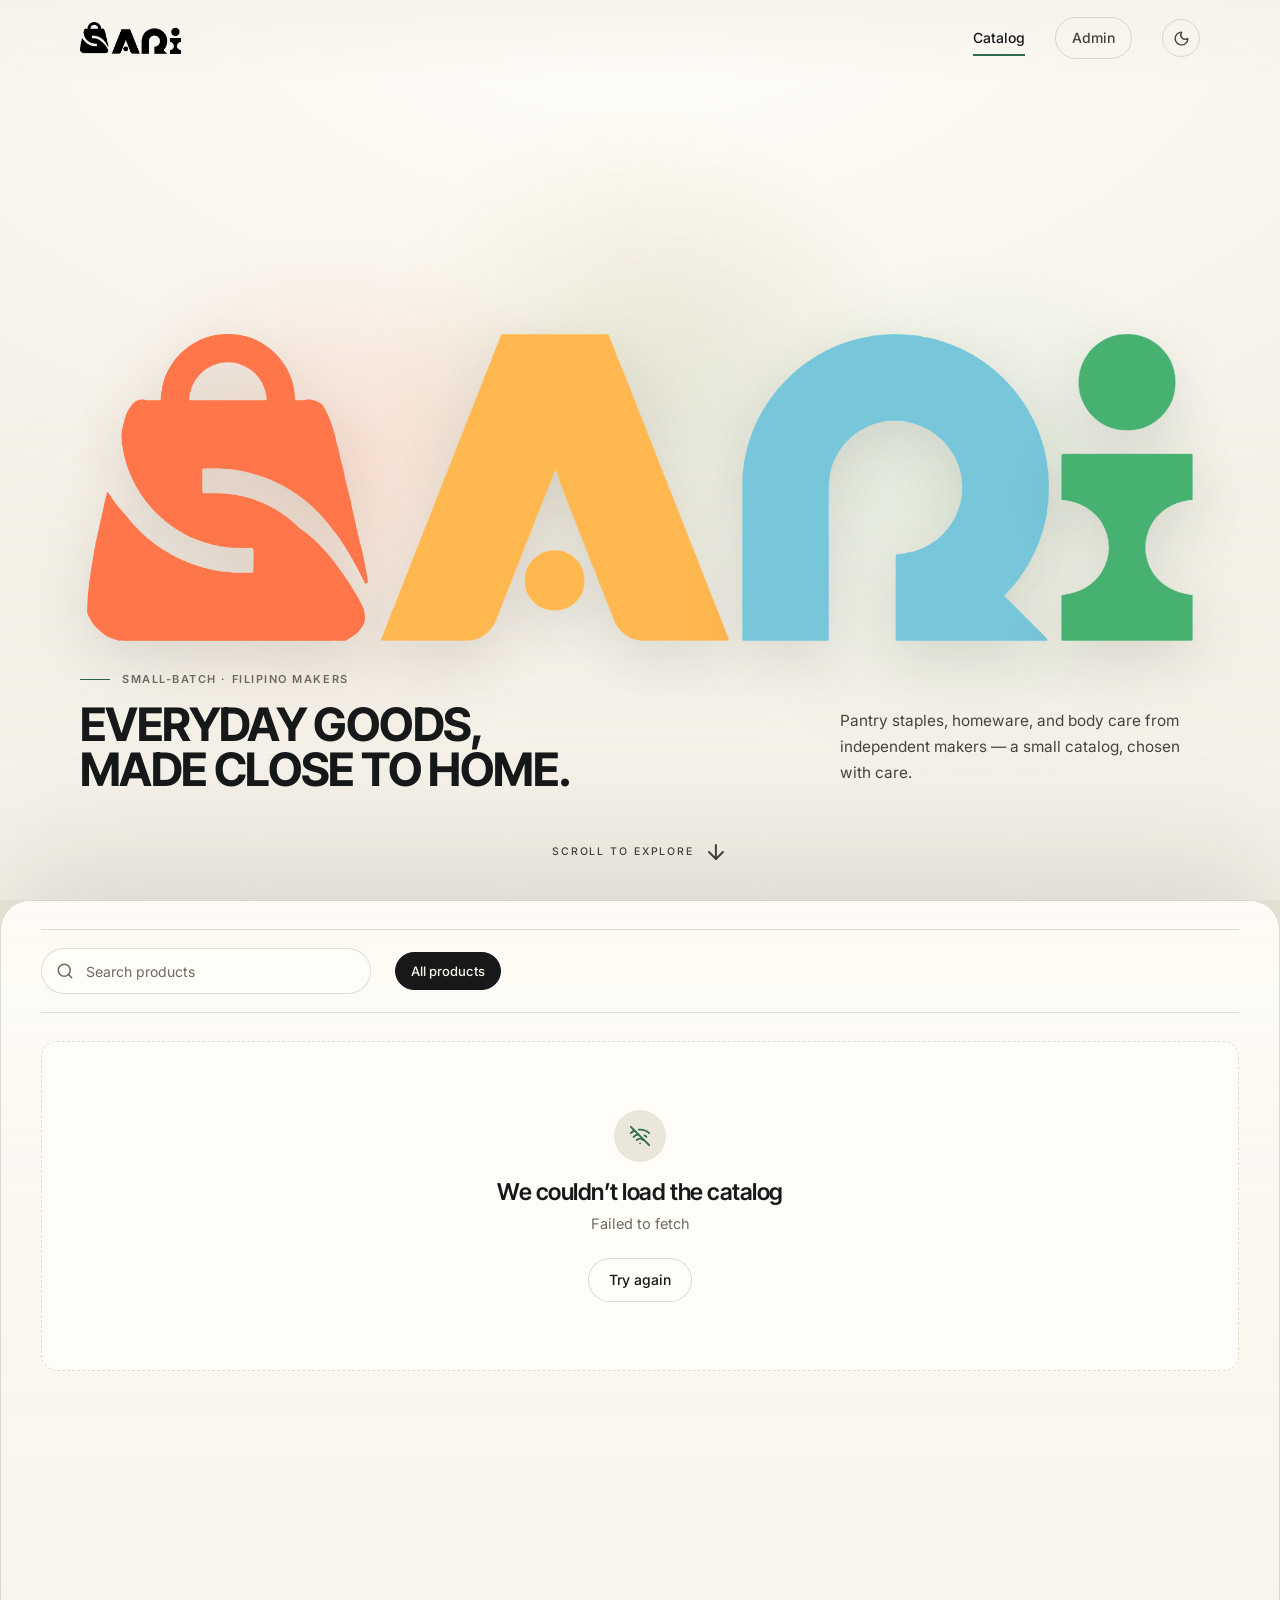
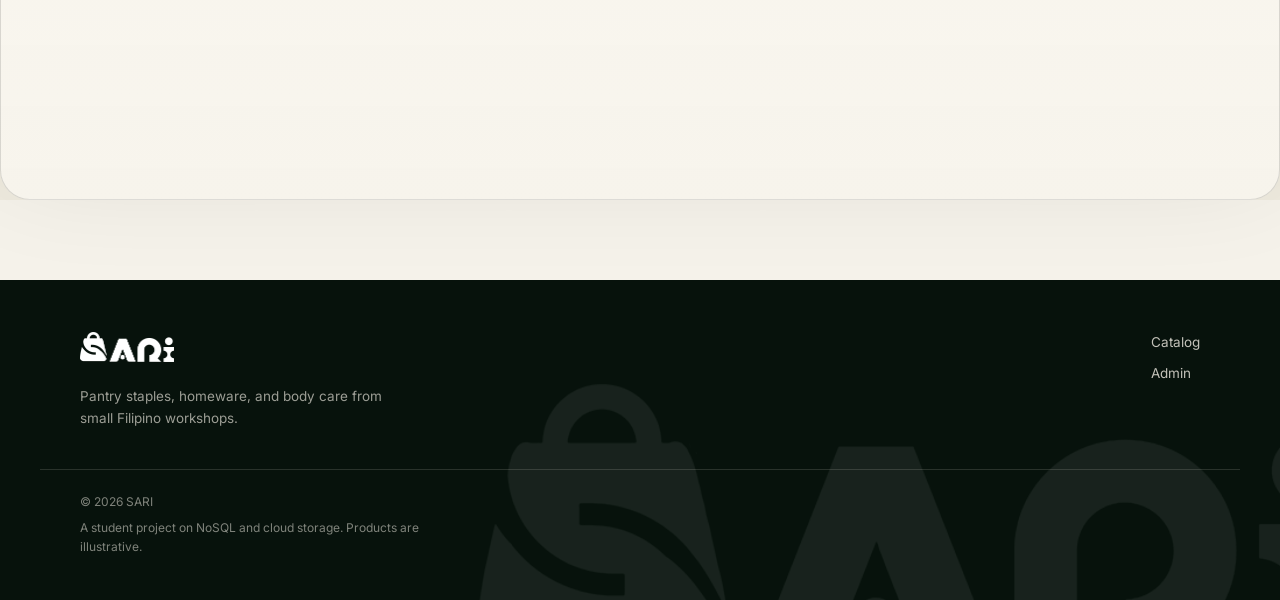
<file: frontend/index.html>
<!DOCTYPE html>
<html lang="en">
<head>
  <meta charset="UTF-8">
  <meta name="viewport" content="width=device-width, initial-scale=1">
  <title>SARI — Everyday goods from Filipino makers</title>
  <meta name="description" content="SARI is a small catalog of pantry staples, homeware, and body care from independent Filipino makers.">
  <link rel="icon" href="assets/images/favicon.svg" type="image/svg+xml">
  <link rel="preconnect" href="https://fonts.googleapis.com">
  <link rel="preconnect" href="https://fonts.gstatic.com" crossorigin>
  <link href="https://fonts.googleapis.com/css2?family=Inter+Tight:wght@500;600;700&family=Inter:wght@400;500;600&display=swap" rel="stylesheet">
  <link rel="stylesheet" href="css/main.css">
  <script src="js/theme.js"></script>
</head>
<body>
  <a class="skip-link" href="#main">Skip to catalog</a>

  <header class="site-header" data-header>
    <div class="container header-inner">
      <a class="brand" href="index.html" aria-label="SARI home">
        <img class="brand-logo" src="assets/images/logo/sari-white.png" alt="" width="755" height="240">
      </a>
      <nav class="site-nav" aria-label="Main">
        <a href="index.html" aria-current="page">Catalog</a>
        <a class="nav-admin" href="admin.html">Admin</a>
        <button class="theme-toggle" type="button" data-theme-toggle aria-label="Switch theme">
          <i data-lucide="sun" aria-hidden="true"></i>
        </button>
      </nav>
    </div>
  </header>

  <main id="main">
    <!-- Hero stage: 2 screens tall. The inner pin sticks for one screen while
         the letters disperse; the catalog below is pulled up one screen so it
         slides over the pinned hero like a glass sheet. -->
    <section class="hero-stage" data-hero aria-labelledby="hero-title">
      <div class="hero-pin">
        <div class="hero-ambient" aria-hidden="true">
          <span class="ambient ambient-s"></span>
          <span class="ambient ambient-a"></span>
          <span class="ambient ambient-r"></span>
          <span class="ambient ambient-i"></span>
        </div>

        <!-- Wordmark letters: one image per letter so the scroll vectors still apply. -->
        <div class="hero-word" aria-hidden="true">
          <img class="hero-letter is-s" src="assets/images/logo/letter-s.png" alt="" width="1008" height="1100">
          <img class="hero-letter is-a" src="assets/images/logo/letter-a.png" alt="" width="1245" height="1100">
          <img class="hero-letter is-r" src="assets/images/logo/letter-r.png" alt="" width="1098" height="1100">
          <img class="hero-letter is-i" src="assets/images/logo/letter-i.png" alt="" width="471" height="1100">
        </div>

        <div class="container hero-copy">
          <div class="hero-intro">
            <p class="eyebrow">Small-batch · Filipino makers</p>
            <h1 id="hero-title">Everyday goods, <br>made close to home.</h1>
          </div>
          <p class="hero-lede">Pantry staples, homeware, and body care from independent makers — a small catalog, chosen with care.</p>
        </div>

        <a class="scroll-cue" href="#catalog">
          <span>Scroll to explore</span>
          <i data-lucide="arrow-down" aria-hidden="true"></i>
        </a>
      </div>
    </section>

    <!-- Catalog: the glass sheet. Everything inside is the existing catalog,
         unchanged except for the wrapper and the id used by the scroll cue. -->
    <section class="catalog-shell" id="catalog" aria-labelledby="catalog-title">
      <div class="container catalog-glass">
        <h2 id="catalog-title" class="visually-hidden">Product catalog</h2>

        <div class="toolbar">
          <div class="search">
            <i data-lucide="search" class="search-icon" aria-hidden="true"></i>
            <label class="visually-hidden" for="search">Search products</label>
            <input id="search" type="search" placeholder="Search products" autocomplete="off">
            <button type="button" class="search-clear" id="search-clear" aria-label="Clear search" hidden>
              <i data-lucide="x" aria-hidden="true"></i>
            </button>
          </div>
          <div class="chips" id="category-chips" role="group" aria-label="Filter by category"></div>
          <p class="results" id="results-count" aria-live="polite"></p>
        </div>

        <ul class="product-grid" id="product-grid"></ul>
      </div>
    </section>
  </main>

  <footer class="site-footer">
    <img class="footer-watermark" src="assets/images/logo/sari-white.png" alt="" aria-hidden="true" width="755" height="240">

    <div class="container footer-inner">
      <div class="footer-brand">
        <a class="brand" href="index.html" aria-label="SARI home">
          <img class="brand-logo" src="assets/images/logo/sari-white.png" alt="" width="755" height="240">
        </a>
        <p>Pantry staples, homeware, and body care from small Filipino workshops.</p>
      </div>

      <nav class="footer-nav" aria-label="Footer">
        <a href="index.html">Catalog</a>
        <a href="admin.html">Admin</a>
      </nav>
    </div>

    <div class="container footer-bottom">
      <div class="footer-meta">
        <p>© <span data-year></span> SARI</p>
        <p>A student project on NoSQL and cloud storage. Products are illustrative.</p>
      </div>
    </div>
  </footer>

  <script src="js/vendor/lucide.min.js"></script>
  <script src="js/config.js"></script>
  <script src="js/mock-data.js"></script>
  <script src="js/ui.js"></script>
  <script src="js/api.js"></script>
  <script src="js/hero.js"></script>
  <script src="js/catalog.js"></script>
</body>
</html>
</file>
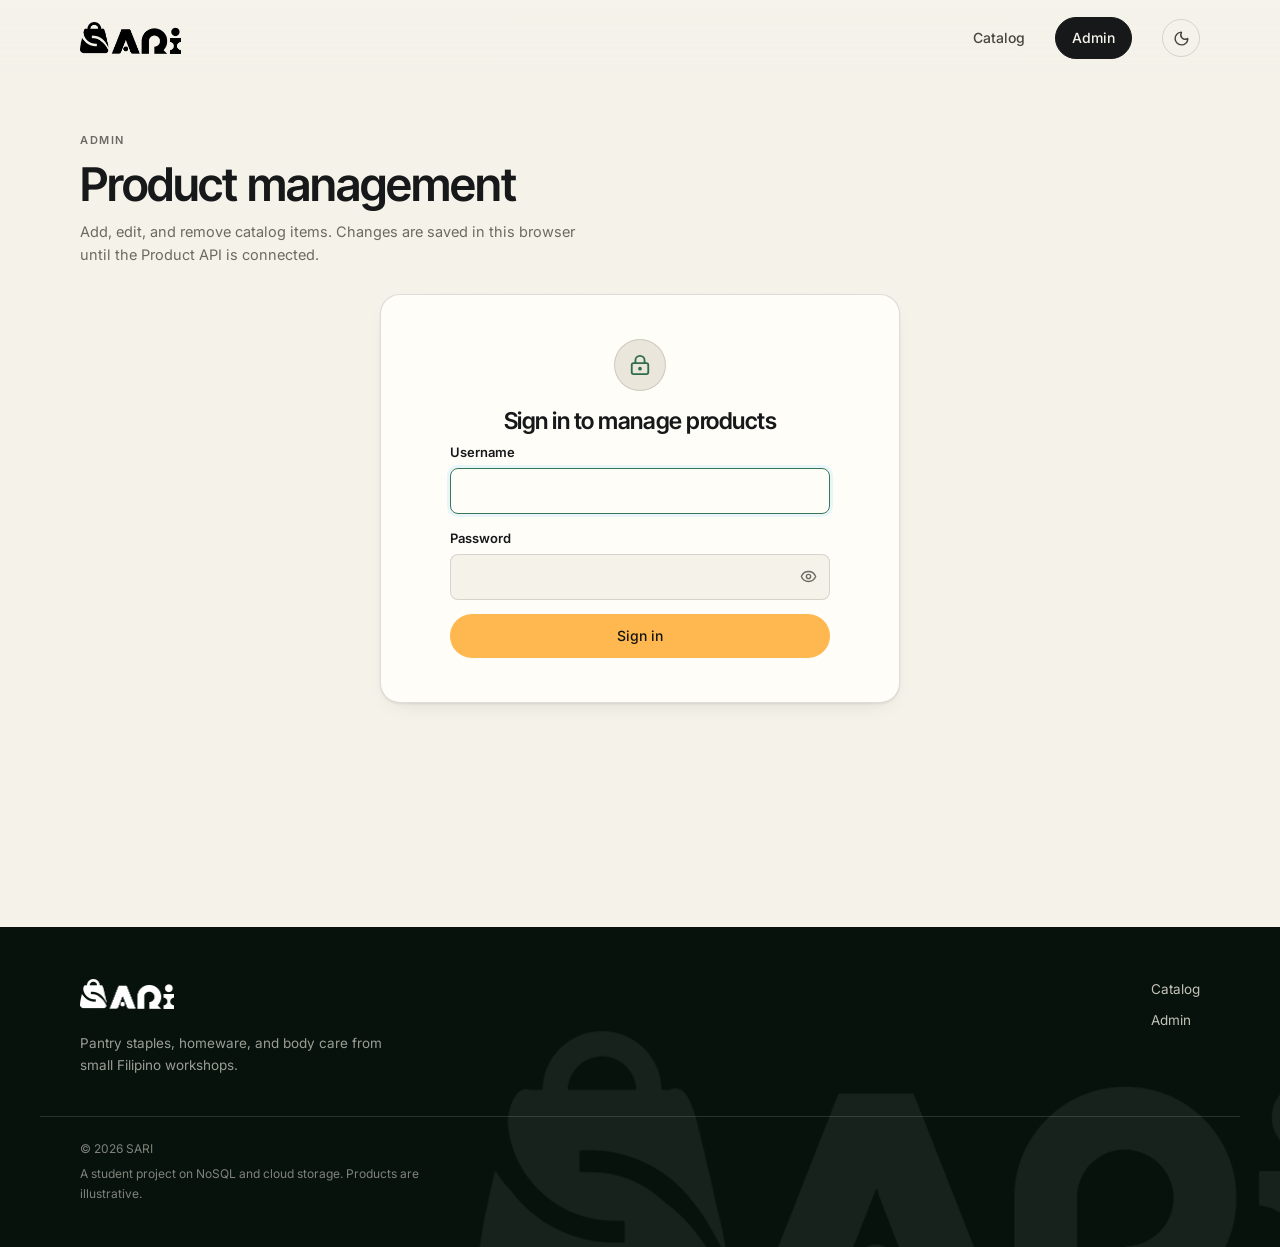
<file: frontend/admin.html>
<!DOCTYPE html>
<html lang="en">
<head>
  <meta charset="UTF-8">
  <meta name="viewport" content="width=device-width, initial-scale=1">
  <title>Product management — SARI</title>
  <meta name="description" content="Add, edit, and remove SARI catalog products.">
  <link rel="icon" href="assets/images/favicon.svg" type="image/svg+xml">
  <link rel="preconnect" href="https://fonts.googleapis.com">
  <link rel="preconnect" href="https://fonts.gstatic.com" crossorigin>
  <link href="https://fonts.googleapis.com/css2?family=Inter+Tight:wght@500;600;700&family=Inter:wght@400;500;600&display=swap" rel="stylesheet">
  <link rel="stylesheet" href="css/main.css">
  <script src="js/theme.js"></script>
</head>
<body>
  <a class="skip-link" href="#main">Skip to product management</a>

  <header class="site-header" data-header>
    <div class="container header-inner">
      <a class="brand" href="index.html" aria-label="SARI home">
        <img class="brand-logo" src="assets/images/logo/sari-white.png" alt="" width="755" height="240">
      </a>
      <nav class="site-nav" aria-label="Main">
        <a href="index.html">Catalog</a>
        <a class="nav-admin" href="admin.html" aria-current="page">Admin</a>
        <button type="button" class="btn btn-ghost btn-sm" id="sign-out" hidden>Sign out</button>
        <button class="theme-toggle" type="button" data-theme-toggle aria-label="Switch theme">
          <i data-lucide="sun" aria-hidden="true"></i>
        </button>
      </nav>
    </div>
  </header>

  <main id="main" class="container admin">
    <header class="page-head">
      <div>
        <p class="eyebrow">Admin</p>
        <h1>Product management</h1>
        <p class="page-lede">Add, edit, and remove catalog items. Changes are saved in this browser until the Product API is connected.</p>
      </div>
      <button type="button" class="btn btn-primary" id="add-product" hidden>
        <i data-lucide="plus" aria-hidden="true"></i>
        Add product
      </button>
    </header>

    <div class="page-loading" id="admin-loading" role="status">
      <i data-lucide="loader-circle" class="spin" aria-hidden="true"></i>
      <span>Checking your sign-in…</span>
    </div>

    <section class="state state-wide auth-card" id="admin-auth" hidden aria-labelledby="admin-auth-title">
      <span class="state-icon"><i data-lucide="lock-keyhole" aria-hidden="true"></i></span>
      <h3 id="admin-auth-title">Sign in to manage products</h3>
      <p id="admin-auth-message" aria-live="polite"></p>
      <button type="button" class="btn btn-primary" id="admin-auth-action">Sign in</button>

      <form id="admin-auth-form" class="auth-form" novalidate>
        <div class="field">
          <label for="admin-username">Username</label>
          <input id="admin-username" name="username" type="text" autocomplete="username" autocapitalize="none" spellcheck="false" aria-describedby="admin-username-error">
          <p class="field-error" id="admin-username-error"></p>
        </div>

        <div class="field">
          <label for="admin-password">Password</label>
          <div class="password-field">
            <input id="admin-password" name="password" type="password" autocomplete="current-password" aria-describedby="admin-password-error">
            <button type="button" class="password-toggle" data-password-toggle aria-label="Show password" aria-pressed="false">
              <i data-lucide="eye" aria-hidden="true"></i>
            </button>
          </div>
          <p class="field-error" id="admin-password-error"></p>
        </div>

        <button type="submit" class="btn btn-primary" id="admin-auth-submit">Sign in</button>
      </form>

      <form id="admin-challenge-form" class="auth-form" novalidate hidden>
        <h4 class="auth-title">Set a new password to continue</h4>

        <div class="field">
          <label for="admin-new-password">New password</label>
          <div class="password-field">
            <input id="admin-new-password" name="newPassword" type="password" autocomplete="new-password">
            <button type="button" class="password-toggle" data-password-toggle aria-label="Show password" aria-pressed="false">
              <i data-lucide="eye" aria-hidden="true"></i>
            </button>
          </div>
        </div>

        <div class="field">
          <label for="admin-confirm-password">Confirm password</label>
          <div class="password-field">
            <input id="admin-confirm-password" name="confirmPassword" type="password" autocomplete="new-password">
            <button type="button" class="password-toggle" data-password-toggle aria-label="Show password" aria-pressed="false">
              <i data-lucide="eye" aria-hidden="true"></i>
            </button>
          </div>
        </div>

        <div id="admin-required-attrs"></div>

        <p class="field-error" id="admin-challenge-message" aria-live="polite"></p>

        <button type="submit" class="btn btn-primary" id="admin-challenge-submit">Set password</button>
        <button type="button" class="btn btn-ghost auth-back" id="admin-challenge-back">Back to sign in</button>
      </form>
    </section>

    <div id="admin-content" hidden>
      <dl class="stat-grid" aria-label="Catalog summary">
        <div class="stat stat-featured">
          <dt><i data-lucide="package" aria-hidden="true"></i>Products</dt>
          <dd id="stat-products">0</dd>
        </div>
        <div class="stat">
          <dt><i data-lucide="tags" aria-hidden="true"></i>Categories</dt>
          <dd id="stat-categories">0</dd>
        </div>
        <div class="stat">
          <dt><i data-lucide="banknote" aria-hidden="true"></i>Average price</dt>
          <dd id="stat-price">—</dd>
        </div>
        <div class="stat">
          <dt><i data-lucide="clock" aria-hidden="true"></i>Last updated</dt>
          <dd id="stat-updated" class="stat-date">—</dd>
        </div>
      </dl>

      <div class="table-card">
        <div class="admin-toolbar">
          <div class="search">
            <i data-lucide="search" class="search-icon" aria-hidden="true"></i>
            <label class="visually-hidden" for="admin-search">Search products</label>
            <input id="admin-search" type="search" placeholder="Search by name or category" autocomplete="off">
          </div>
          <p class="results" id="admin-count" aria-live="polite"></p>
        </div>

        <div class="table-scroll">
          <table class="product-table" id="product-table">
            <caption class="visually-hidden">All products in the catalog</caption>
            <thead>
              <tr>
                <th scope="col">Product</th>
                <th scope="col">Category</th>
                <th scope="col">Price</th>
                <th scope="col">Updated</th>
                <th scope="col"><span class="visually-hidden">Actions</span></th>
              </tr>
            </thead>
            <tbody id="product-rows"></tbody>
          </table>
        </div>

        <div class="admin-empty" id="admin-empty" hidden>
          <span class="state-icon"><i data-lucide="package-open" aria-hidden="true"></i></span>
          <h2>No products yet</h2>
          <p>Add the first product to start the catalog.</p>
          <button type="button" class="btn btn-primary" data-empty-add>
            <i data-lucide="plus" aria-hidden="true"></i>
            Add product
          </button>
        </div>
      </div>
    </div>
  </main>

  <footer class="site-footer">
    <img class="footer-watermark" src="assets/images/logo/sari-white.png" alt="" aria-hidden="true" width="755" height="240">

    <div class="container footer-inner">
      <div class="footer-brand">
        <a class="brand" href="index.html" aria-label="SARI home">
          <img class="brand-logo" src="assets/images/logo/sari-white.png" alt="" width="755" height="240">
        </a>
        <p>Pantry staples, homeware, and body care from small Filipino workshops.</p>
      </div>

      <nav class="footer-nav" aria-label="Footer">
        <a href="index.html">Catalog</a>
        <a href="admin.html">Admin</a>
      </nav>
    </div>

    <div class="container footer-bottom">
      <div class="footer-meta">
        <p>© <span data-year></span> SARI</p>
        <p>A student project on NoSQL and cloud storage. Products are illustrative.</p>
      </div>
    </div>
  </footer>

  <!-- Add / edit product -->
  <dialog id="product-dialog" class="modal" aria-labelledby="dialog-title">
    <form class="modal-body" id="product-form" novalidate>
      <header class="modal-head">
        <div>
          <p class="eyebrow" id="dialog-kicker">New product</p>
          <h2 id="dialog-title">Add a product</h2>
        </div>
        <button type="button" class="icon-btn" data-close aria-label="Close">
          <i data-lucide="x" aria-hidden="true"></i>
        </button>
      </header>

      <div class="modal-scroll">
        <div class="field">
          <label for="f-name">Name</label>
          <input id="f-name" name="name" maxlength="80" autocomplete="off" placeholder="e.g. Barako Coffee Beans">
          <p class="field-error" data-error="name"></p>
        </div>

        <div class="field-row">
          <div class="field">
            <label for="f-category">Category</label>
            <select id="f-category" name="category"></select>
            <p class="field-error" data-error="category"></p>
          </div>
          <div class="field">
            <label for="f-price">Price (₱)</label>
            <input id="f-price" name="price" type="number" inputmode="decimal" min="1" step="1" placeholder="380">
            <p class="field-error" data-error="price"></p>
          </div>
        </div>

        <div class="field">
          <label for="f-description">Description</label>
          <textarea id="f-description" name="description" rows="4" maxlength="600" placeholder="What is it, where is it from, and how is it used?"></textarea>
          <p class="field-error" data-error="description"></p>
        </div>

        <div class="field">
          <span class="field-label">Product image</span>
          <div class="image-picker">
            <div class="image-preview" id="image-preview"></div>
            <div class="image-picker-actions">
              <button type="button" class="btn btn-ghost btn-sm" id="choose-image">Choose image</button>
              <p class="field-hint">JPG, PNG, or WebP · up to 2 MB</p>
            </div>
            <input type="file" id="f-image" accept="image/*" hidden>
          </div>
          <p class="field-error" data-error="image"></p>
        </div>
      </div>

      <footer class="modal-foot">
        <button type="button" class="btn btn-ghost" data-close>Cancel</button>
        <button type="submit" class="btn btn-primary" id="save-product">Save product</button>
      </footer>
    </form>
  </dialog>

  <!-- Delete confirmation -->
  <dialog id="confirm-dialog" class="modal modal-sm" aria-labelledby="confirm-title">
    <div class="modal-body">
      <header class="modal-head">
        <div>
          <p class="eyebrow">Delete product</p>
          <h2 id="confirm-title">Remove this product?</h2>
        </div>
        <button type="button" class="icon-btn" data-close aria-label="Close">
          <i data-lucide="x" aria-hidden="true"></i>
        </button>
      </header>

      <div class="modal-scroll">
        <p class="confirm-text" id="confirm-text"></p>
      </div>

      <footer class="modal-foot">
        <button type="button" class="btn btn-ghost" data-close>Cancel</button>
        <button type="button" class="btn btn-danger" id="confirm-delete">Delete product</button>
      </footer>
    </div>
  </dialog>

  <div class="toast-host" id="toast-host" aria-live="polite"></div>

  <script src="js/vendor/lucide.min.js"></script>
  <script src="js/config.js?v=3"></script>
  <script src="js/vendor/amazon-cognito-identity.min.js"></script>
  <script src="js/auth.js?v=2"></script>
  <script src="js/mock-data.js"></script>
  <script src="js/ui.js"></script>
  <script src="js/api.js?v=2"></script>
  <script src="js/admin.js?v=6"></script>
</body>
</html>
</file>
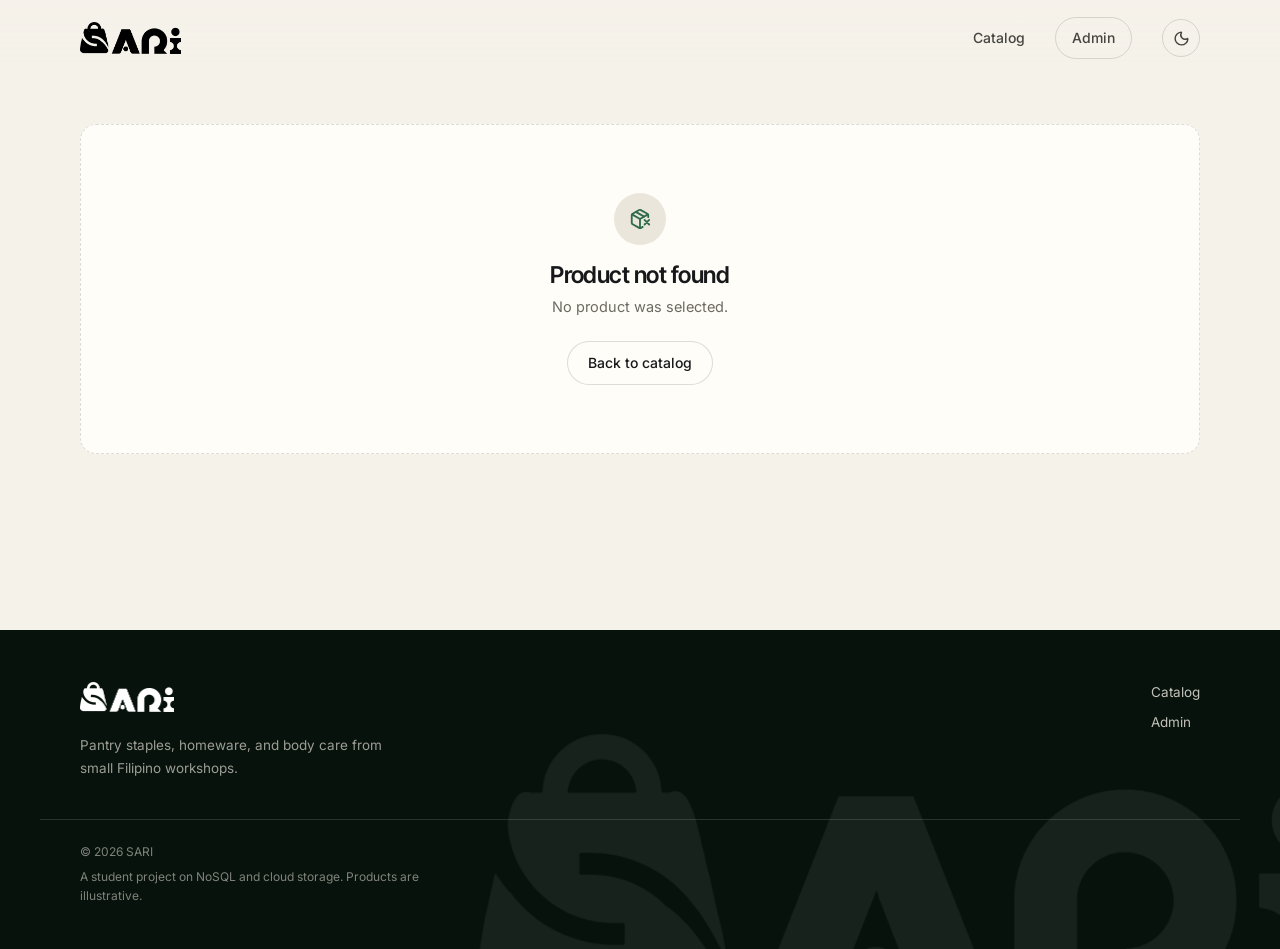
<file: frontend/product.html>
<!DOCTYPE html>
<html lang="en">
<head>
  <meta charset="UTF-8">
  <meta name="viewport" content="width=device-width, initial-scale=1">
  <title>Product — SARI</title>
  <meta name="description" content="View product details from the SARI catalog.">
  <link rel="icon" href="assets/images/favicon.svg" type="image/svg+xml">
  <link rel="preconnect" href="https://fonts.googleapis.com">
  <link rel="preconnect" href="https://fonts.gstatic.com" crossorigin>
  <link href="https://fonts.googleapis.com/css2?family=Inter+Tight:wght@500;600;700&family=Inter:wght@400;500;600&display=swap" rel="stylesheet">
  <link rel="stylesheet" href="css/main.css">
  <script src="js/theme.js"></script>
</head>
<body>
  <a class="skip-link" href="#main">Skip to product</a>

  <header class="site-header" data-header>
    <div class="container header-inner">
      <a class="brand" href="index.html" aria-label="SARI home">
        <img class="brand-logo" src="assets/images/logo/sari-white.png" alt="" width="755" height="240">
      </a>
      <nav class="site-nav" aria-label="Main">
        <a href="index.html">Catalog</a>
        <a class="nav-admin" href="admin.html">Admin</a>
        <button class="theme-toggle" type="button" data-theme-toggle aria-label="Switch theme">
          <i data-lucide="sun" aria-hidden="true"></i>
        </button>
      </nav>
    </div>
  </header>

  <main id="main">
    <div class="container product-view" id="product-view">
      <div class="page-loading">
        <i data-lucide="loader-2" class="spin" aria-hidden="true"></i>
        <p>Loading product…</p>
      </div>
    </div>
    <noscript>
      <div class="container">
        <div class="state state-wide">
          <h3>JavaScript is required</h3>
          <p>Please enable JavaScript to view product details.</p>
        </div>
      </div>
    </noscript>
  </main>

  <footer class="site-footer">
    <img class="footer-watermark" src="assets/images/logo/sari-white.png" alt="" aria-hidden="true" width="755" height="240">

    <div class="container footer-inner">
      <div class="footer-brand">
        <a class="brand" href="index.html" aria-label="SARI home">
          <img class="brand-logo" src="assets/images/logo/sari-white.png" alt="" width="755" height="240">
        </a>
        <p>Pantry staples, homeware, and body care from small Filipino workshops.</p>
      </div>

      <nav class="footer-nav" aria-label="Footer">
        <a href="index.html">Catalog</a>
        <a href="admin.html">Admin</a>
      </nav>
    </div>

    <div class="container footer-bottom">
      <div class="footer-meta">
        <p>© <span data-year></span> SARI</p>
        <p>A student project on NoSQL and cloud storage. Products are illustrative.</p>
      </div>
    </div>
  </footer>

  <script src="js/vendor/lucide.min.js"></script>
  <script src="js/config.js"></script>
  <script src="js/mock-data.js"></script>
  <script src="js/ui.js"></script>
  <script src="js/api.js"></script>
  <script src="js/product.js"></script>
</body>
</html>
</file>
<file: frontend/css/main.css>
/* =========================================================
   SARI — shared design system and page styles
   ========================================================= */

/* ---------- Tokens ---------- */
/* Dark editorial canvas. The forest ramp now holds readable greens for
   links/icons; cream/white/ink are the dark surfaces and light type. */
:root {
  --forest-950: #07120c;
  --forest-900: #0d2117;
  --forest-800: #173a29;
  --forest-700: #5fae86;
  --forest-600: #4b9c76;
  --forest-500: #3f8a68;
  --forest-200: #234534;
  --forest-100: #14251c;

  --cream: #0f1011;
  --cream-deep: #191a1c;
  --white: #16171a;

  --ink: #f4f1e8;
  --ink-soft: #c7c2b6;
  --muted: #8f8b81;
  --line: rgba(244, 241, 232, 0.12);

  --clay: #e08a5f;
  --clay-soft: rgba(224, 138, 95, 0.14);
  --danger: #d4655c;
  --danger-soft: rgba(212, 101, 92, 0.16);

  /* Themeable surfaces. Inverse = footer, toast, skip link (always dark). */
  --inverse-bg: var(--forest-950);
  --inverse-ink: #f4f1e8;
  --on-ink: #14140f;
  --tag-ink: #9fe0bd;
  --placeholder: #a2a294;

  --header-scrim: linear-gradient(to bottom, rgba(15, 16, 17, 0.92), rgba(15, 16, 17, 0));
  --header-solid: rgba(15, 16, 17, 0.92);
  --hero-stage-bg: #111111;
  --hero-bg: radial-gradient(120% 90% at 50% 0%, #1c1b19 0%, #121212 52%, #0b0b0c 100%);
  --hero-scrim: linear-gradient(to top, rgba(11, 11, 12, 0.94) 14%, rgba(11, 11, 12, 0));
  --glass-bg: linear-gradient(
    180deg,
    rgba(26, 26, 28, 0.76) 0%,
    rgba(17, 17, 19, 0.94) 45%,
    #111112 100%
  );
  --glass-shadow: 0 -40px 120px rgba(0, 0, 0, 0.6), inset 0 1px 0 rgba(255, 255, 255, 0.07);

  /* Hero dispersion accents: S, A, R, I — sampled from the logo art. */
  --accent-s: #ff754a;
  --accent-a: #ffb850;
  --accent-r: #78c6da;
  --accent-i: #47b171;

  --radius-sm: 8px;
  --radius: 12px;
  --radius-lg: 16px;

  --shadow-sm: 0 1px 2px rgba(0, 0, 0, 0.35), 0 8px 24px -16px rgba(0, 0, 0, 0.6);
  --shadow: 0 2px 6px rgba(0, 0, 0, 0.4), 0 24px 48px -28px rgba(0, 0, 0, 0.7);

  --ease: cubic-bezier(0.22, 0.7, 0.25, 1);
  --header-h: 76px;
  --hero-h: 100vh;

  --font-display: "Inter Tight", "Inter", -apple-system, "Segoe UI", Roboto, sans-serif;
  --font-body: "Inter", -apple-system, "Segoe UI", Roboto, sans-serif;

  color-scheme: dark;
}

/* Light theme: same layout and type on warm paper. Set by js/theme.js. */
:root[data-theme="light"] {
  color-scheme: light;

  --forest-700: #2f6b4d;
  --forest-600: #2a6047;
  --forest-500: #34795a;
  --forest-200: #cfe3d8;
  --forest-100: #e8f1ea;

  --cream: #f5f2ea;
  --cream-deep: #eae6db;
  --white: #fffdf8;

  --ink: #17181a;
  --ink-soft: #45443f;
  --muted: #6d6a62;
  --line: rgba(23, 24, 26, 0.14);

  --clay: #b85c33;
  --clay-soft: rgba(184, 92, 51, 0.12);
  --danger: #b3403a;
  --danger-soft: rgba(179, 64, 58, 0.12);

  --on-ink: #f8f5ec;
  --tag-ink: #2f6b4d;
  --placeholder: #8d8a80;

  --shadow-sm: 0 1px 2px rgba(30, 28, 20, 0.08), 0 8px 24px -16px rgba(30, 28, 20, 0.25);
  --shadow: 0 2px 6px rgba(30, 28, 20, 0.08), 0 24px 48px -28px rgba(30, 28, 20, 0.3);

  --header-scrim: linear-gradient(to bottom, rgba(245, 242, 234, 0.94), rgba(245, 242, 234, 0));
  --header-solid: rgba(245, 242, 234, 0.94);
  --hero-stage-bg: #eeeade;
  --hero-bg: radial-gradient(120% 90% at 50% 0%, #fffdf8 0%, #f7f4ec 52%, #eeeade 100%);
  --hero-scrim: linear-gradient(to top, rgba(245, 242, 234, 0.96) 14%, rgba(245, 242, 234, 0));
  --glass-bg: linear-gradient(
    180deg,
    rgba(255, 253, 248, 0.9) 0%,
    rgba(250, 247, 240, 0.97) 45%,
    #f7f4ec 100%
  );
  --glass-shadow: 0 -40px 120px rgba(30, 28, 20, 0.12), inset 0 1px 0 rgba(255, 255, 255, 0.8);
}

/* Light theme: the white wordmark and coloured letters need a dark edge on paper. */
:root[data-theme="light"] .site-header .brand-logo {
  filter: invert(1);
}

:root[data-theme="light"] .hero-letter {
  filter: drop-shadow(0 18px 26px rgba(24, 22, 16, 0.1));
}

:root[data-theme="light"] .ambient {
  opacity: 0.34;
}

/* ---------- Reset and base ---------- */
*,
*::before,
*::after {
  box-sizing: border-box;
}

html {
  -webkit-text-size-adjust: 100%;
  scroll-behavior: smooth;
}

body {
  margin: 0;
  min-height: 100vh;
  display: flex;
  flex-direction: column;
  background: var(--cream);
  color: var(--ink);
  font-family: var(--font-body);
  font-size: 16px;
  line-height: 1.55;
  -webkit-font-smoothing: antialiased;
}

main {
  flex: 1;
}

h1,
h2,
h3,
h4 {
  margin: 0;
  font-family: var(--font-display);
  font-weight: 600;
  letter-spacing: -0.02em;
  line-height: 1.08;
}

p {
  margin: 0;
}

a {
  color: inherit;
  text-decoration: none;
}

img {
  display: block;
  max-width: 100%;
}

button {
  font: inherit;
  color: inherit;
}

input,
select,
textarea {
  font: inherit;
  color: inherit;
}

[hidden] {
  display: none !important;
}

::selection {
  background: rgba(255, 209, 102, 0.3);
  color: var(--ink);
}

:focus-visible {
  outline: 2px solid var(--forest-600);
  outline-offset: 2px;
}

.container {
  width: 100%;
  max-width: 1200px;
  margin-inline: auto;
  padding-inline: clamp(1.25rem, 4vw, 2.5rem);
}

.visually-hidden {
  position: absolute !important;
  width: 1px;
  height: 1px;
  padding: 0;
  margin: -1px;
  overflow: hidden;
  clip: rect(0 0 0 0);
  white-space: nowrap;
  border: 0;
}

.skip-link {
  position: absolute;
  top: -100px;
  left: 16px;
  z-index: 200;
  padding: 10px 16px;
  border-radius: var(--radius-sm);
  background: var(--inverse-bg);
  color: var(--inverse-ink);
  font-size: 14px;
}

.skip-link:focus {
  top: 12px;
}

.eyebrow {
  font-size: 11px;
  font-weight: 600;
  letter-spacing: 0.14em;
  text-transform: uppercase;
  color: var(--muted);
}

/* ---------- Buttons ---------- */
.btn {
  display: inline-flex;
  align-items: center;
  justify-content: center;
  gap: 8px;
  height: 44px;
  padding: 0 20px;
  border: 1px solid transparent;
  border-radius: 999px;
  font-size: 14px;
  font-weight: 500;
  line-height: 1;
  cursor: pointer;
  white-space: nowrap;
  transition: background-color 0.2s var(--ease), border-color 0.2s var(--ease),
    color 0.2s var(--ease), transform 0.2s var(--ease);
}

.btn svg {
  width: 17px;
  height: 17px;
  flex: none;
}

.btn:active {
  transform: translateY(1px);
}

.btn:disabled {
  opacity: 0.6;
  cursor: not-allowed;
}

.btn-primary {
  background: var(--accent-a);
  color: #14140f;
}

.btn-primary:hover:not(:disabled) {
  background: #ffdc8a;
}

.btn-ghost {
  background: var(--white);
  border-color: var(--line);
  color: var(--ink);
}

.btn-ghost:hover:not(:disabled) {
  border-color: var(--forest-600);
  color: var(--ink);
}

.btn-danger {
  background: var(--danger);
  color: var(--white);
}

.btn-danger:hover:not(:disabled) {
  background: #742c27;
}

.btn-sm {
  height: 38px;
  padding: 0 16px;
  font-size: 13px;
}

/* ---------- Header ---------- */
.site-header {
  position: sticky;
  top: 0;
  z-index: 50;
  /* Transparent over the hero; a scrim keeps the brand readable as letters pass behind. */
  background: var(--header-scrim);
  border-bottom: 0;
  transition: transform 0.3s var(--ease), background-color 0.25s var(--ease),
    box-shadow 0.25s var(--ease);
}

/* Hidden on scroll down, back on scroll up (ui.js). */
.site-header.is-hidden {
  transform: translateY(-100%);
}

/* Never leave keyboard focus inside the slid-away bar. */
.site-header.is-hidden:focus-within {
  transform: none;
}

.site-header.is-scrolled {
  background: var(--header-solid);
  box-shadow: inset 0 -1px 0 var(--line);
}

.header-inner {
  display: flex;
  align-items: center;
  justify-content: space-between;
  gap: 24px;
  height: var(--header-h);
}

.brand {
  display: inline-flex;
  align-items: center;
  gap: 12px;
  min-width: 0;
}

.brand-logo {
  display: block;
  height: 32px;
  width: auto;
  flex: none;
}

.site-nav {
  display: flex;
  align-items: center;
  gap: clamp(14px, 3vw, 30px);
}

.site-nav a {
  position: relative;
  padding: 9px 0;
  font-size: 14px;
  font-weight: 500;
  color: var(--ink-soft);
  transition: color 0.2s var(--ease);
}

.site-nav a:hover {
  color: var(--ink);
}

.site-nav a:not(.nav-admin)::after {
  content: "";
  position: absolute;
  left: 0;
  right: 0;
  bottom: 2px;
  height: 1.5px;
  background: var(--forest-700);
  transform: scaleX(0);
  transform-origin: left;
  transition: transform 0.25s var(--ease);
}

.site-nav a:not(.nav-admin):hover::after,
.site-nav a[aria-current="page"]:not(.nav-admin)::after {
  transform: scaleX(1);
}

.site-nav a[aria-current="page"]:not(.nav-admin) {
  color: var(--ink);
}

.nav-admin {
  padding: 9px 16px !important;
  border: 1px solid var(--line);
  border-radius: 999px;
  transition: background-color 0.2s var(--ease), border-color 0.2s var(--ease),
    color 0.2s var(--ease);
}

.nav-admin:hover {
  border-color: var(--forest-700);
}

.nav-admin[aria-current="page"] {
  background: var(--ink);
  border-color: var(--ink);
  color: var(--on-ink);
}

/* Theme switch: sits with the nav, sized like the Admin pill. */
.theme-toggle {
  display: grid;
  place-items: center;
  width: 38px;
  height: 38px;
  padding: 0;
  border: 1px solid var(--line);
  border-radius: 50%;
  background: transparent;
  color: var(--ink-soft);
  cursor: pointer;
  transition: background-color 0.2s var(--ease), border-color 0.2s var(--ease),
    color 0.2s var(--ease), transform 0.2s var(--ease);
}

.theme-toggle:hover {
  border-color: var(--forest-700);
  color: var(--ink);
}

.theme-toggle:active {
  transform: scale(0.94);
}

.theme-toggle svg {
  width: 17px;
  height: 17px;
}

/* ---------- Hero: SARI letter dispersion ---------- */
.hero-stage {
  --p: 0; /* 0 = assembled, 1 = fully dispersed. hero.js scrubs this on scroll. */
  position: relative;
  /* Sit behind the translucent header instead of below it. */
  margin-top: calc(var(--header-h) * -1);
  height: calc(var(--hero-h) * 2);
  background: var(--hero-stage-bg);
}

.hero-pin {
  position: sticky;
  top: 0;
  display: flex;
  flex-direction: column;
  justify-content: flex-end;
  height: var(--hero-h);
  overflow: hidden;
  padding: calc(var(--header-h) + 24px) 0 clamp(88px, 12vh, 128px);
  background: var(--hero-bg);
  isolation: isolate;
}

/* Legibility scrim under the hero copy. */
.hero-pin::after {
  content: "";
  position: absolute;
  inset: auto 0 0;
  z-index: 2;
  height: 54%;
  background: var(--hero-scrim);
  pointer-events: none;
}

.hero-ambient {
  position: absolute;
  inset: 0;
  z-index: 0;
  pointer-events: none;
}

.ambient {
  position: absolute;
  width: 48vw;
  height: 48vw;
  border-radius: 50%;
  opacity: 0.5;
  transform: translate3d(0, calc(var(--p) * -14vh), 0) scale(calc(1 + var(--p) * 0.5));
}

.ambient-s {
  left: 2%;
  top: 22%;
  background: radial-gradient(circle, rgba(255, 117, 74, 0.55), transparent 62%);
}

.ambient-a {
  left: 26%;
  top: 8%;
  background: radial-gradient(circle, rgba(255, 184, 80, 0.45), transparent 62%);
}

.ambient-r {
  right: 24%;
  top: 12%;
  background: radial-gradient(circle, rgba(120, 198, 218, 0.42), transparent 62%);
}

.ambient-i {
  right: 0;
  top: 24%;
  background: radial-gradient(circle, rgba(71, 177, 113, 0.42), transparent 62%);
}

.hero-word {
  position: absolute;
  inset: 0;
  z-index: 3;
  display: flex;
  align-items: center;
  justify-content: center;
  gap: clamp(0.1rem, 1vw, 1.4rem);
  padding-top: var(--header-h);
  pointer-events: none;
}

/* One image per letter so the per-letter scroll vectors still apply. */
.hero-letter {
  display: block;
  height: clamp(6.5rem, 24vw, 21rem);
  width: auto;
  will-change: transform;
  backface-visibility: hidden;
}

.hero-letter.is-s {
  transform: translate3d(calc(var(--p) * -34vw), calc(var(--p) * -24vh), 0)
    rotate(calc(var(--p) * -16deg)) scale(calc(1 - var(--p) * 0.22));
}

.hero-letter.is-a {
  transform: translate3d(calc(var(--p) * -9vw), calc(var(--p) * -44vh), 0)
    rotate(calc(var(--p) * 7deg)) scale(calc(1 - var(--p) * 0.3));
}

.hero-letter.is-r {
  transform: translate3d(calc(var(--p) * 13vw), calc(var(--p) * -16vh), 0)
    rotate(calc(var(--p) * -6deg)) scale(calc(1 - var(--p) * 0.14));
}

.hero-letter.is-i {
  transform: translate3d(calc(var(--p) * 37vw), calc(var(--p) * -30vh), 0)
    rotate(calc(var(--p) * 15deg)) scale(calc(1 - var(--p) * 0.28));
}

.hero-copy {
  position: relative;
  z-index: 3;
  display: flex;
  align-items: flex-end;
  justify-content: space-between;
  gap: clamp(24px, 5vw, 72px);
  opacity: calc(1 - var(--p) * 1.7);
  transform: translate3d(0, calc(var(--p) * -10vh), 0);
}

.hero-intro .eyebrow {
  display: flex;
  align-items: center;
  gap: 12px;
}

.hero-intro .eyebrow::before {
  content: "";
  width: 30px;
  height: 1px;
  background: var(--forest-600);
}

.hero-copy h1 {
  margin: 14px 0 0;
  font-size: clamp(1.75rem, 3.6vw, 2.9rem);
  font-weight: 700;
  letter-spacing: -0.035em;
  line-height: 0.98;
  text-transform: uppercase;
  max-width: 22ch;
}

.hero-lede {
  max-width: 36ch;
  padding-bottom: 6px;
  color: var(--ink-soft);
  font-size: clamp(0.92rem, 1.2vw, 1.02rem);
  line-height: 1.7;
}

.scroll-cue {
  position: absolute;
  left: 50%;
  bottom: clamp(24px, 4vh, 40px);
  z-index: 3;
  display: inline-flex;
  align-items: center;
  gap: 10px;
  transform: translateX(-50%);
  font-size: 10.5px;
  font-weight: 500;
  letter-spacing: 0.18em;
  text-transform: uppercase;
  color: var(--ink-soft);
  opacity: calc(1 - var(--p) * 2.2);
  transition: color 0.2s var(--ease);
}

.scroll-cue:hover {
  color: var(--ink);
}

.scroll-cue i {
  width: 15px;
  height: 15px;
  animation: cue-bob 1.9s var(--ease) infinite;
}

@keyframes cue-bob {
  50% {
    transform: translateY(4px);
  }
}

/* ---------- Catalog glass sheet ---------- */
.catalog-shell {
  position: relative;
  z-index: 2;
  /* Pulled up one screen so the sheet slides over the pinned hero. */
  margin-top: calc(var(--hero-h) * -1);
}

.catalog-glass {
  min-height: var(--hero-h);
  max-width: 1400px;
  padding-top: clamp(18px, 2.5vw, 28px);
  padding-bottom: clamp(48px, 7vw, 88px);
  border: 1px solid var(--line);
  border-radius: 30px;
  background: var(--glass-bg);
  box-shadow: var(--glass-shadow);
}

/* ---------- Toolbar and search ---------- */
.toolbar {
  display: grid;
  grid-template-columns: minmax(220px, 330px) 1fr auto;
  align-items: center;
  gap: 14px 24px;
  padding: 18px 0;
  border-top: 1px solid var(--line);
  border-bottom: 1px solid var(--line);
}

.search {
  position: relative;
  display: flex;
  align-items: center;
}

.search-icon {
  position: absolute;
  left: 15px;
  width: 18px;
  height: 18px;
  color: var(--muted);
  pointer-events: none;
}

.search input {
  width: 100%;
  height: 46px;
  padding: 0 44px 0 44px;
  border: 1px solid var(--line);
  border-radius: 999px;
  background: var(--white);
  font-size: 14px;
  appearance: none;
  -webkit-appearance: none;
  transition: border-color 0.2s var(--ease), box-shadow 0.2s var(--ease);
}

.search input::placeholder {
  color: var(--muted);
}

.search input:focus {
  outline: none;
  border-color: var(--forest-500);
  box-shadow: 0 0 0 3px rgba(110, 198, 255, 0.16);
}

.search input::-webkit-search-cancel-button {
  -webkit-appearance: none;
}

.search-clear {
  position: absolute;
  right: 9px;
  display: grid;
  place-items: center;
  width: 30px;
  height: 30px;
  padding: 0;
  border: 0;
  border-radius: 50%;
  background: transparent;
  color: var(--muted);
  cursor: pointer;
  transition: background-color 0.2s var(--ease), color 0.2s var(--ease);
}

.search-clear:hover {
  background: var(--cream-deep);
  color: var(--ink);
}

.search-clear svg {
  width: 16px;
  height: 16px;
}

.chips {
  display: flex;
  flex-wrap: wrap;
  gap: 8px;
}

.chips button {
  padding: 8px 15px;
  border: 1px solid var(--line);
  border-radius: 999px;
  background: transparent;
  font-size: 13px;
  font-weight: 500;
  color: var(--ink-soft);
  cursor: pointer;
  transition: background-color 0.2s var(--ease), border-color 0.2s var(--ease),
    color 0.2s var(--ease);
}

.chips button:hover {
  border-color: var(--forest-500);
  color: var(--ink);
}

.chips button.is-active {
  background: var(--ink);
  border-color: var(--ink);
  color: var(--on-ink);
}

.results {
  justify-self: end;
  font-size: 13px;
  color: var(--muted);
  white-space: nowrap;
}

/* ---------- Product grid ---------- */
.product-grid {
  display: grid;
  grid-template-columns: repeat(auto-fill, minmax(300px, 1fr));
  gap: clamp(22px, 3vw, 34px) clamp(16px, 2.4vw, 26px);
  margin: 0;
  padding: 28px 0 0;
  list-style: none;
}

.product-card {
  display: block;
  border-radius: var(--radius);
}

.product-card:focus-visible {
  outline-offset: 4px;
}

.card-media {
  position: relative;
  display: block;
  aspect-ratio: 4 / 3;
  overflow: hidden;
  border-radius: 10px;
  background: var(--cream-deep);
}

.card-media img {
  width: 100%;
  height: 100%;
  object-fit: cover;
  transition: transform 0.55s var(--ease);
}

.product-card:hover .card-media img {
  transform: scale(1.04);
}

.card-body {
  display: flex;
  flex-direction: column;
  gap: 5px;
  padding: 14px 2px 0;
}

.card-category {
  font-size: 10px;
  font-weight: 600;
  letter-spacing: 0.13em;
  text-transform: uppercase;
  color: var(--muted);
}

.card-name {
  font-family: var(--font-display);
  font-size: 1.18rem;
  font-weight: 500;
  letter-spacing: -0.01em;
  line-height: 1.25;
}

.card-foot {
  display: flex;
  align-items: center;
  justify-content: space-between;
  gap: 12px;
  margin-top: 3px;
}

.card-price {
  font-size: 0.95rem;
  font-weight: 500;
}

.card-link {
  display: grid;
  place-items: center;
  width: 28px;
  height: 28px;
  border-radius: 50%;
  color: var(--muted);
  transition: background-color 0.25s var(--ease), color 0.25s var(--ease),
    transform 0.25s var(--ease);
}

.card-link svg {
  width: 15px;
  height: 15px;
}

.product-card:hover .card-link {
  background: var(--ink);
  color: var(--on-ink);
  transform: translate(2px, -2px);
}

/* ---------- States ---------- */
.state {
  display: flex;
  flex-direction: column;
  align-items: center;
  padding: clamp(40px, 7vw, 68px) 24px;
  border: 1px dashed var(--line);
  border-radius: var(--radius-lg);
  background: var(--white);
  text-align: center;
}

.product-grid > .state {
  grid-column: 1 / -1;
}

.state-wide {
  margin-block: 48px 72px;
}

/* Sign-in gate: a contained panel, not a dashed empty-state box. */
.state.auth-card {
  width: min(520px, 100%);
  margin: 0 auto 72px;
  padding: clamp(30px, 5vw, 44px);
  border: 1px solid var(--line);
  border-radius: 20px;
  background:
    radial-gradient(140% 90% at 50% 0%, rgba(255, 255, 255, 0.05), transparent 60%),
    var(--white);
  box-shadow: var(--shadow-sm);
}

.auth-card h3 {
  margin-top: 16px;
  font-size: 1.3rem;
}

.auth-card .state-icon {
  box-shadow: inset 0 0 0 1px var(--line);
}

.auth-card #admin-auth-message:empty {
  display: none;
}

.auth-card #admin-auth-message:not(:empty) {
  margin: 0 0 18px;
  color: var(--danger);
  font-size: 13.5px;
}

.state-icon {
  display: grid;
  place-items: center;
  width: 52px;
  height: 52px;
  border-radius: 50%;
  background: var(--cream-deep);
  color: var(--forest-700);
}

.state-icon svg {
  width: 22px;
  height: 22px;
}

.state h3,
.admin-empty h2 {
  margin: 18px 0 8px;
  font-size: 1.45rem;
}

.state p {
  max-width: 42ch;
  margin-bottom: 22px;
  color: var(--muted);
  font-size: 14.5px;
}

.page-loading {
  display: flex;
  flex-direction: column;
  align-items: center;
  gap: 12px;
  padding: 110px 0;
  color: var(--muted);
  font-size: 14px;
}

.page-loading svg {
  width: 26px;
  height: 26px;
  color: var(--forest-600);
}

.spin {
  animation: spin 1s linear infinite;
}

@keyframes spin {
  to {
    transform: rotate(360deg);
  }
}

.product-grid.is-loading {
  opacity: 0.55;
  transition: opacity 0.2s var(--ease);
}

/* ---------- Product detail ---------- */
.product-view {
  padding-bottom: 24px;
}

.breadcrumb {
  display: flex;
  flex-wrap: wrap;
  align-items: center;
  gap: 8px;
  padding: 28px 0 26px;
  font-size: 13px;
  color: var(--muted);
}

.breadcrumb a {
  color: var(--ink-soft);
  transition: color 0.2s var(--ease);
}

.breadcrumb a:hover {
  color: var(--ink);
  text-decoration: underline;
  text-underline-offset: 3px;
}

.breadcrumb [aria-current] {
  color: var(--muted);
}

.detail {
  display: grid;
  grid-template-columns: minmax(0, 1.12fr) minmax(0, 1fr);
  align-items: start;
  gap: clamp(32px, 5vw, 72px);
  padding-bottom: clamp(48px, 7vw, 84px);
}

.detail-media {
  position: sticky;
  top: calc(var(--header-h) + 24px);
  aspect-ratio: 4 / 3;
  overflow: hidden;
  border-radius: 14px;
  background: var(--cream-deep);
}

.detail-media img {
  width: 100%;
  height: 100%;
  object-fit: cover;
}

.detail-info h1 {
  margin: 12px 0 16px;
  font-size: clamp(2rem, 4vw, 3rem);
}

.detail-price {
  font-size: 1.5rem;
  font-weight: 600;
  letter-spacing: -0.01em;
}

.detail-desc {
  margin: 24px 0 30px;
  color: var(--ink-soft);
  font-size: 1.02rem;
  line-height: 1.8;
}

.detail-meta {
  margin: 0;
  padding: 16px 0;
  border-top: 1px solid var(--line);
  border-bottom: 1px solid var(--line);
  font-size: 14px;
}

.meta-row {
  display: flex;
  justify-content: space-between;
  gap: 16px;
  padding: 5px 0;
}

.meta-row dt {
  color: var(--muted);
}

.meta-row dd {
  margin: 0;
  font-weight: 500;
  text-align: right;
}

.meta-row a {
  color: var(--forest-700);
}

.meta-row a:hover {
  text-decoration: underline;
  text-underline-offset: 3px;
}

.note {
  display: flex;
  gap: 14px;
  margin-top: 28px;
  padding: 18px;
  border: 1px solid var(--forest-200);
  border-radius: var(--radius);
  background: var(--forest-100);
}

.note svg {
  width: 20px;
  height: 20px;
  flex: none;
  margin-top: 2px;
  color: var(--forest-700);
}

.note p {
  font-size: 13.5px;
  line-height: 1.6;
  color: var(--ink-soft);
}

.detail-back {
  margin-top: 28px;
}

/* ---------- Admin ---------- */
.admin {
  padding-block: clamp(36px, 5vw, 56px) 72px;
}

.page-head {
  display: flex;
  align-items: flex-end;
  justify-content: space-between;
  gap: 24px;
  padding-bottom: 28px;
}

.page-head h1 {
  margin: 10px 0 12px;
  font-size: clamp(2rem, 4.5vw, 2.9rem);
}

.page-lede {
  max-width: 58ch;
  color: var(--muted);
  font-size: 14.5px;
}

/* Catalog summary: hairline-divided cells, one accent number. */
.stat-grid {
  display: grid;
  grid-template-columns: repeat(auto-fit, minmax(170px, 1fr));
  gap: 1px;
  margin: 0 0 24px;
  overflow: hidden;
  border: 1px solid var(--line);
  border-radius: 14px;
  background: var(--line);
  box-shadow: var(--shadow-sm);
}

.stat {
  padding: 17px 20px 19px;
  background: var(--white);
}

.stat dt {
  display: flex;
  align-items: center;
  gap: 7px;
  font-size: 10.5px;
  font-weight: 600;
  letter-spacing: 0.12em;
  text-transform: uppercase;
  color: var(--muted);
}

.stat dt svg {
  width: 14px;
  height: 14px;
  color: var(--forest-700);
}

.stat dd {
  margin: 10px 0 0;
  font-family: var(--font-display);
  font-size: clamp(1.7rem, 3vw, 2.15rem);
  font-weight: 600;
  letter-spacing: -0.02em;
  line-height: 1;
}

.stat-featured dd {
  color: var(--clay);
}

.stat dd.stat-date {
  font-size: 1.3rem;
  letter-spacing: 0;
}

.admin-toolbar {
  display: grid;
  grid-template-columns: minmax(220px, 340px) 1fr;
  align-items: center;
  gap: 16px;
  padding: 14px 20px;
  border-bottom: 1px solid var(--line);
  background: var(--cream);
}

.admin-toolbar .results {
  justify-self: end;
}

.table-card {
  overflow: hidden;
  border: 1px solid var(--line);
  border-radius: 14px;
  background: var(--white);
  box-shadow: var(--shadow-sm);
}

.table-scroll {
  overflow-x: auto;
}

.product-table {
  width: 100%;
  border-collapse: collapse;
  text-align: left;
}

.product-table th {
  padding: 13px 20px;
  background: var(--cream);
  border-bottom: 1px solid var(--line);
  font-size: 10.5px;
  font-weight: 600;
  letter-spacing: 0.12em;
  text-transform: uppercase;
  color: var(--muted);
}

.product-table td {
  padding: 13px 20px;
  border-top: 1px solid var(--line);
  font-size: 14px;
  vertical-align: middle;
}

.product-table tbody tr:first-child td {
  border-top: 0;
}

.product-table tbody tr {
  transition: background-color 0.15s var(--ease);
}

.product-table tbody tr:hover {
  background: rgba(244, 241, 232, 0.04);
}

.cell-product {
  display: flex;
  align-items: center;
  gap: 12px;
  min-width: 220px;
}

.cell-product img {
  width: 46px;
  height: 46px;
  flex: none;
  border-radius: 8px;
  border: 1px solid var(--line);
  object-fit: cover;
  background: var(--cream-deep);
}

.cell-name {
  display: block;
  font-weight: 500;
}

.cell-desc {
  display: block;
  max-width: 34ch;
  overflow: hidden;
  font-size: 12px;
  color: var(--muted);
  text-overflow: ellipsis;
  white-space: nowrap;
}

.tag {
  display: inline-block;
  padding: 4px 10px;
  border-radius: 999px;
  background: var(--forest-100);
  color: var(--tag-ink);
  font-size: 11.5px;
  font-weight: 500;
  white-space: nowrap;
}

.cell-price {
  font-weight: 500;
  white-space: nowrap;
}

.cell-date {
  color: var(--muted);
  white-space: nowrap;
}

.cell-actions {
  width: 1%;
  white-space: nowrap;
  text-align: right;
}

.icon-btn {
  display: inline-grid;
  place-items: center;
  width: 34px;
  height: 34px;
  margin-left: 4px;
  padding: 0;
  border: 1px solid transparent;
  border-radius: 8px;
  background: transparent;
  color: var(--ink-soft);
  cursor: pointer;
  transition: background-color 0.2s var(--ease), color 0.2s var(--ease);
}

.icon-btn svg {
  width: 16px;
  height: 16px;
}

.icon-btn:hover {
  background: var(--cream-deep);
  color: var(--ink);
}

.icon-btn-danger:hover {
  background: var(--danger-soft);
  color: var(--danger);
}

.table-message {
  padding: 34px 20px;
  text-align: center;
  color: var(--muted);
  font-size: 14px;
}

.admin-empty {
  display: flex;
  flex-direction: column;
  align-items: center;
  padding: 56px 24px;
  text-align: center;
}

.admin-empty p {
  margin-bottom: 22px;
  color: var(--muted);
  font-size: 14.5px;
}

/* ---------- Dialogs ---------- */
.modal {
  width: min(600px, calc(100vw - 32px));
  max-width: none;
  max-height: none;
  padding: 0;
  border: 0;
  border-radius: 18px;
  background: var(--white);
  color: var(--ink);
  box-shadow: 0 32px 80px -24px rgba(11, 29, 21, 0.5);
}

.modal::backdrop {
  background: rgba(11, 29, 21, 0.48);
  backdrop-filter: blur(3px);
  -webkit-backdrop-filter: blur(3px);
}

.modal-sm {
  width: min(460px, calc(100vw - 32px));
}

.modal-body {
  display: flex;
  flex-direction: column;
  max-height: min(88vh, 780px);
  margin: 0;
}

.modal-head {
  display: flex;
  align-items: flex-start;
  justify-content: space-between;
  gap: 16px;
  padding: 24px 24px 14px;
}

.modal-head h2 {
  margin-top: 8px;
  font-size: 1.7rem;
}

.modal-scroll {
  overflow-y: auto;
  padding: 0 24px 10px;
}

.modal-foot {
  display: flex;
  justify-content: flex-end;
  gap: 10px;
  padding: 16px 24px 22px;
  border-top: 1px solid var(--line);
}

.confirm-text {
  padding: 6px 0 12px;
  color: var(--ink-soft);
  font-size: 15px;
  line-height: 1.65;
}

/* ---------- Form fields ---------- */
.field {
  margin-bottom: 14px;
}

.field label,
.field-label {
  display: block;
  margin-bottom: 6px;
  font-size: 13px;
  font-weight: 600;
  color: var(--ink);
}

.field input,
.field select,
.field textarea {
  width: 100%;
  padding: 11px 12px;
  border: 1px solid var(--line);
  border-radius: var(--radius-sm);
  background: var(--cream);
  font-size: 14px;
  transition: border-color 0.2s var(--ease), box-shadow 0.2s var(--ease),
    background-color 0.2s var(--ease);
}

.field textarea {
  resize: vertical;
  min-height: 96px;
  line-height: 1.6;
}

.field input::placeholder,
.field textarea::placeholder {
  color: var(--placeholder);
}

.field input:focus,
.field select:focus,
.field textarea:focus {
  outline: none;
  border-color: var(--forest-500);
  background: var(--white);
  box-shadow: 0 0 0 3px rgba(110, 198, 255, 0.14);
}

.field [aria-invalid="true"] {
  border-color: var(--danger);
}

.field-row {
  display: grid;
  grid-template-columns: 1fr 1fr;
  gap: 14px;
}

.field-error {
  margin-top: 5px;
  color: var(--danger);
  font-size: 12px;
}

.field-error:empty {
  display: none;
}

.field-hint {
  margin-top: 6px;
  color: var(--muted);
  font-size: 12px;
}

.image-picker {
  display: flex;
  align-items: center;
  gap: 14px;
  padding: 12px;
  border: 1px dashed var(--line);
  border-radius: var(--radius);
  background: var(--cream);
}

.image-preview {
  display: flex;
  flex-direction: column;
  align-items: center;
  justify-content: center;
  gap: 4px;
  width: 88px;
  height: 88px;
  flex: none;
  overflow: hidden;
  border-radius: var(--radius-sm);
  border: 1px solid var(--line);
  background: var(--white);
  color: var(--muted);
  font-size: 10px;
}

.image-preview img {
  width: 100%;
  height: 100%;
  object-fit: cover;
}

.image-preview svg {
  width: 20px;
  height: 20px;
}

.image-picker-actions {
  min-width: 0;
}

/* ---------- Auth form ---------- */
.auth-form {
  width: min(360px, 100%);
  margin: 0 auto;
  text-align: left;
}

.auth-card .auth-form {
  width: 100%;
  max-width: 380px;
}

.password-field {
  position: relative;
}

.password-field input {
  padding-right: 46px;
}

.password-toggle {
  position: absolute;
  top: 50%;
  right: 5px;
  display: grid;
  place-items: center;
  width: 34px;
  height: 34px;
  padding: 0;
  border: 0;
  border-radius: 8px;
  background: transparent;
  color: var(--muted);
  cursor: pointer;
  transform: translateY(-50%);
  transition: background-color 0.2s var(--ease), color 0.2s var(--ease);
}

.password-toggle:hover {
  background: var(--cream-deep);
  color: var(--ink);
}

.password-toggle svg {
  width: 17px;
  height: 17px;
}

/* Reused form messages must outrank the .state p rule. */
.auth-form .field-error,
.auth-form .field-hint {
  max-width: none;
  margin: 5px 0 0;
  font-size: 12px;
}

.auth-form .field-error {
  color: var(--danger);
}

.auth-form .field-hint {
  color: var(--muted);
  margin-bottom: 12px;
}

.auth-form .auth-title {
  margin-bottom: 14px;
  font-size: 1rem;
}

.auth-form .btn {
  width: 100%;
}

.auth-form .auth-back {
  margin-top: 10px;
}

/* ---------- Toast ---------- */
.toast-host {
  position: fixed;
  right: 20px;
  bottom: 20px;
  z-index: 120;
  display: grid;
  gap: 8px;
  max-width: min(360px, calc(100vw - 40px));
  pointer-events: none;
}

.toast {
  display: flex;
  align-items: flex-start;
  gap: 10px;
  padding: 12px 16px;
  border: 1px solid var(--line);
  border-radius: 10px;
  background: var(--inverse-bg);
  color: var(--inverse-ink);
  font-size: 13.5px;
  line-height: 1.45;
  box-shadow: var(--shadow);
  animation: toast-in 0.28s var(--ease);
}

.toast svg {
  width: 17px;
  height: 17px;
  flex: none;
  margin-top: 1px;
  color: #9fe0bd;
}

.toast-error {
  background: var(--danger);
}

.toast-error svg {
  color: #f7d9d5;
}

.toast.is-leaving {
  animation: toast-out 0.32s var(--ease) forwards;
}

@keyframes toast-in {
  from {
    opacity: 0;
    transform: translateY(10px);
  }
}

@keyframes toast-out {
  to {
    opacity: 0;
    transform: translateY(6px);
  }
}

/* ---------- Footer ---------- */
.site-footer {
  position: relative;
  overflow: hidden;
  margin-top: clamp(48px, 7vw, 80px);
  padding-block: 52px 44px;
  background: var(--inverse-bg);
  color: var(--inverse-ink);
}

.site-footer > .container {
  position: relative;
  z-index: 1;
}

.footer-watermark {
  position: absolute;
  right: -6%;
  bottom: -20%;
  width: min(880px, 92%);
  height: auto;
  opacity: 0.07;
  pointer-events: none;
}

.footer-inner {
  display: grid;
  grid-template-columns: 1.5fr auto;
  gap: 40px 56px;
  align-items: start;
}

.footer-bottom {
  display: flex;
  flex-wrap: wrap;
  align-items: flex-end;
  justify-content: space-between;
  gap: 16px 32px;
  margin-top: 40px;
  padding-top: 22px;
  border-top: 1px solid rgba(248, 244, 234, 0.14);
}

.site-footer .brand-logo {
  height: 30px;
}

.footer-brand p {
  max-width: 34ch;
  margin-top: 16px;
  color: rgba(248, 244, 234, 0.62);
  font-size: 13.5px;
  line-height: 1.65;
}

.footer-nav {
  display: grid;
  gap: 10px;
  font-size: 13.5px;
}

.footer-nav a {
  color: rgba(248, 244, 234, 0.78);
  transition: color 0.2s var(--ease);
}

.footer-nav a:hover {
  color: var(--ink);
}

.footer-meta {
  display: grid;
  gap: 6px;
  max-width: 46ch;
  color: rgba(248, 244, 234, 0.5);
  font-size: 12px;
  line-height: 1.6;
}

/* ---------- Responsive ---------- */
@media (max-width: 1024px) {
  .toolbar {
    grid-template-columns: 1fr;
    gap: 12px;
  }

  .results {
    justify-self: start;
  }
}

@media (max-width: 900px) {
  .detail {
    grid-template-columns: 1fr;
    gap: 32px;
  }

  .detail-media {
    position: static;
  }

  .hero-copy {
    flex-direction: column;
    align-items: flex-start;
    gap: 18px;
  }

  .hero-lede {
    max-width: 52ch;
  }

  .footer-inner {
    grid-template-columns: 1fr;
  }

  .footer-bottom {
    align-items: flex-start;
  }
}

@media (max-width: 760px) {
  .product-table th:nth-child(4),
  .product-table td:nth-child(4) {
    display: none;
  }

  .product-table th,
  .product-table td {
    padding: 12px 14px;
  }

  .cell-product {
    min-width: 0;
  }

  .cell-desc {
    max-width: 24ch;
  }
}

@media (max-width: 640px) {
  :root {
    --header-h: 68px;
  }

  /* Keep name, price, and actions readable; category is visible in the edit form. */
  .product-table th:nth-child(2),
  .product-table td:nth-child(2) {
    display: none;
  }

  .brand-logo {
    height: 28px;
  }

  .site-nav {
    gap: 12px;
  }

  .nav-admin {
    padding: 8px 14px !important;
    font-size: 13px !important;
  }

  .theme-toggle {
    width: 34px;
    height: 34px;
  }

  .hero-copy h1 br {
    display: none;
  }

  .hero-pin {
    padding-bottom: 96px;
  }

  .hero-letter {
    height: clamp(4rem, 23vw, 9rem);
  }

  .hero-copy h1 {
    font-size: 1.6rem;
  }

  .hero-lede {
    font-size: 0.9rem;
  }

  .scroll-cue {
    font-size: 9.5px;
    letter-spacing: 0.14em;
  }

  .catalog-glass {
    border-radius: 22px;
  }

  .product-grid {
    grid-template-columns: repeat(auto-fill, minmax(150px, 1fr));
    gap: 22px 14px;
  }

  .card-name {
    font-size: 1.05rem;
  }

  .page-head {
    flex-direction: column;
    align-items: stretch;
  }

  .page-head .btn {
    align-self: flex-start;
  }

  .admin-toolbar {
    grid-template-columns: 1fr;
  }

  .admin-toolbar .results {
    justify-self: start;
  }

  .cell-desc {
    display: none;
  }

  .cell-product img {
    width: 40px;
    height: 40px;
  }

  .tag {
    padding: 3px 8px;
  }

  .footer-inner {
    grid-template-columns: 1fr;
    gap: 28px;
  }

  .field-row {
    grid-template-columns: 1fr;
  }

  .modal-head {
    padding: 20px 20px 10px;
  }

  .modal-scroll {
    padding-inline: 20px;
  }

  .modal-foot {
    padding: 14px 20px 18px;
  }

  .modal-foot .btn {
    flex: 1;
  }
}

@media (prefers-reduced-motion: reduce) {
  *,
  *::before,
  *::after {
    animation-duration: 0.01ms !important;
    animation-iteration-count: 1 !important;
    transition-duration: 0.01ms !important;
    scroll-behavior: auto !important;
  }

  /* No scrub: one-screen hero, assembled letters, catalog directly below. */
  .hero-stage {
    height: var(--hero-h);
  }

  .catalog-shell {
    margin-top: 0;
  }

  .hero-letter,
  .ambient,
  .hero-copy {
    transform: none;
  }

  .hero-copy,
  .scroll-cue {
    opacity: 1;
  }
}
</file>
